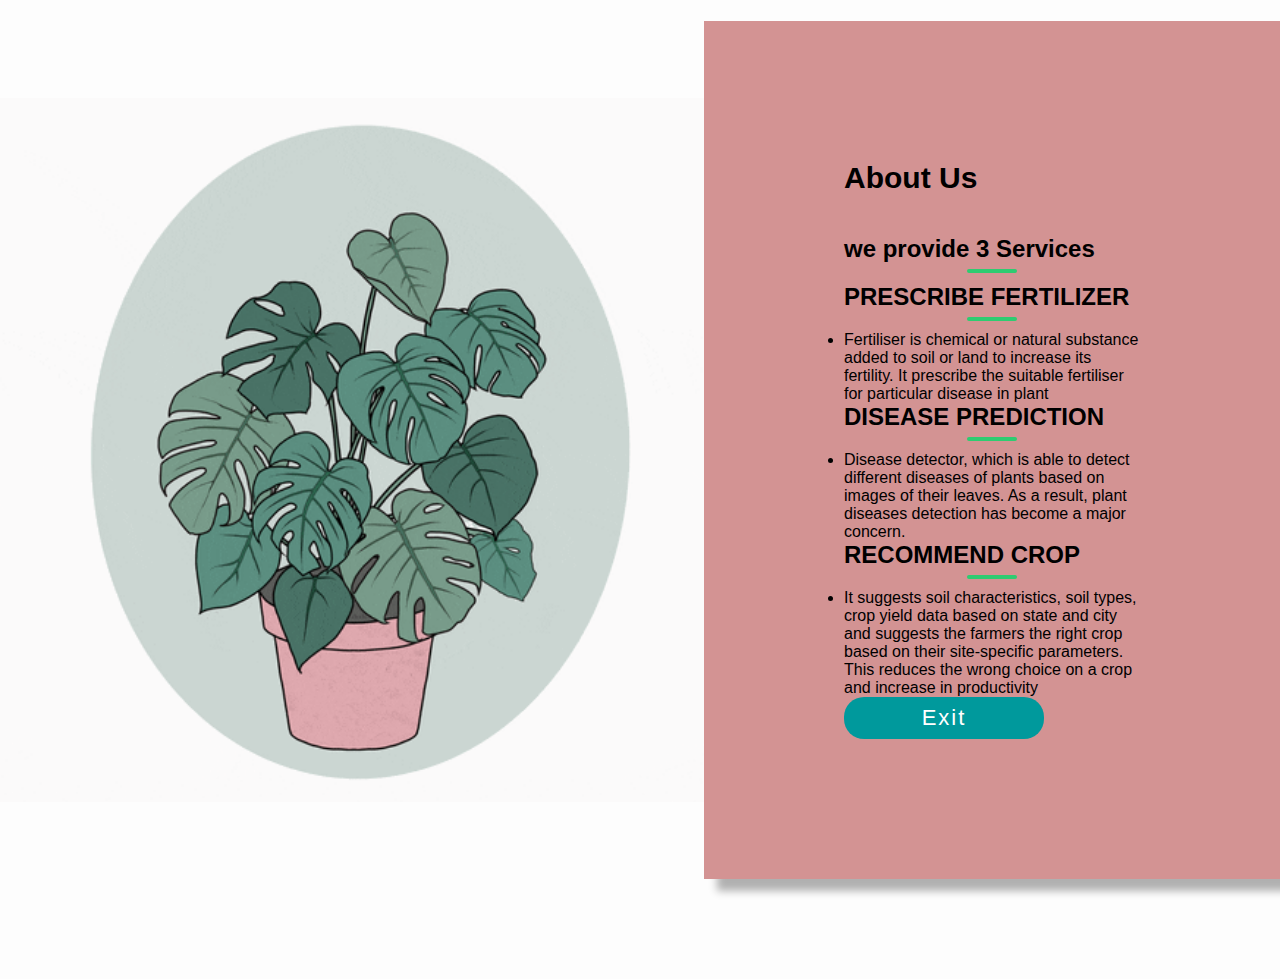
<file: seetha/about.html>
<!DOCTYPE html>
<html lang="en">
<head>
    <meta charset="UTF-8">
    <meta name="viewport" content="width=device-width, initial-scale=1.0">
    <title>About us</title>
    <link rel="stylesheet" type="text/css" href="style.css">
</head>
<body>
    <div class="about">
        <div class="inner-section">
            <h1>About Us</h1>
            <p class="text">
                <h2> we provide 3 Services</h2>
                <h2>PRESCRIBE FERTILIZER</h2>
                <li>Fertiliser is chemical or natural substance added to soil or land to increase its fertility.
                It prescribe the suitable fertiliser for particular disease in plant</li>
                <h2>DISEASE PREDICTION</h2>
                <li>Disease detector, which is able to detect different diseases
                    of plants based on images of their leaves.
                    As a result, plant diseases detection has become a major concern.</li>
                <h2>RECOMMEND CROP</h2>
                  <li>It suggests soil characteristics, soil types, crop yield data based on state and city 
                    and suggests the farmers the right crop based on their site-specific parameters. 
                    This reduces the wrong choice on a crop and increase in productivity</li>
            </p>
            <div class="skills">
               <a href="index.html"> <button>Exit</button></a>
            </div>
        </div>
    </div>
</body>
</html>
</file>
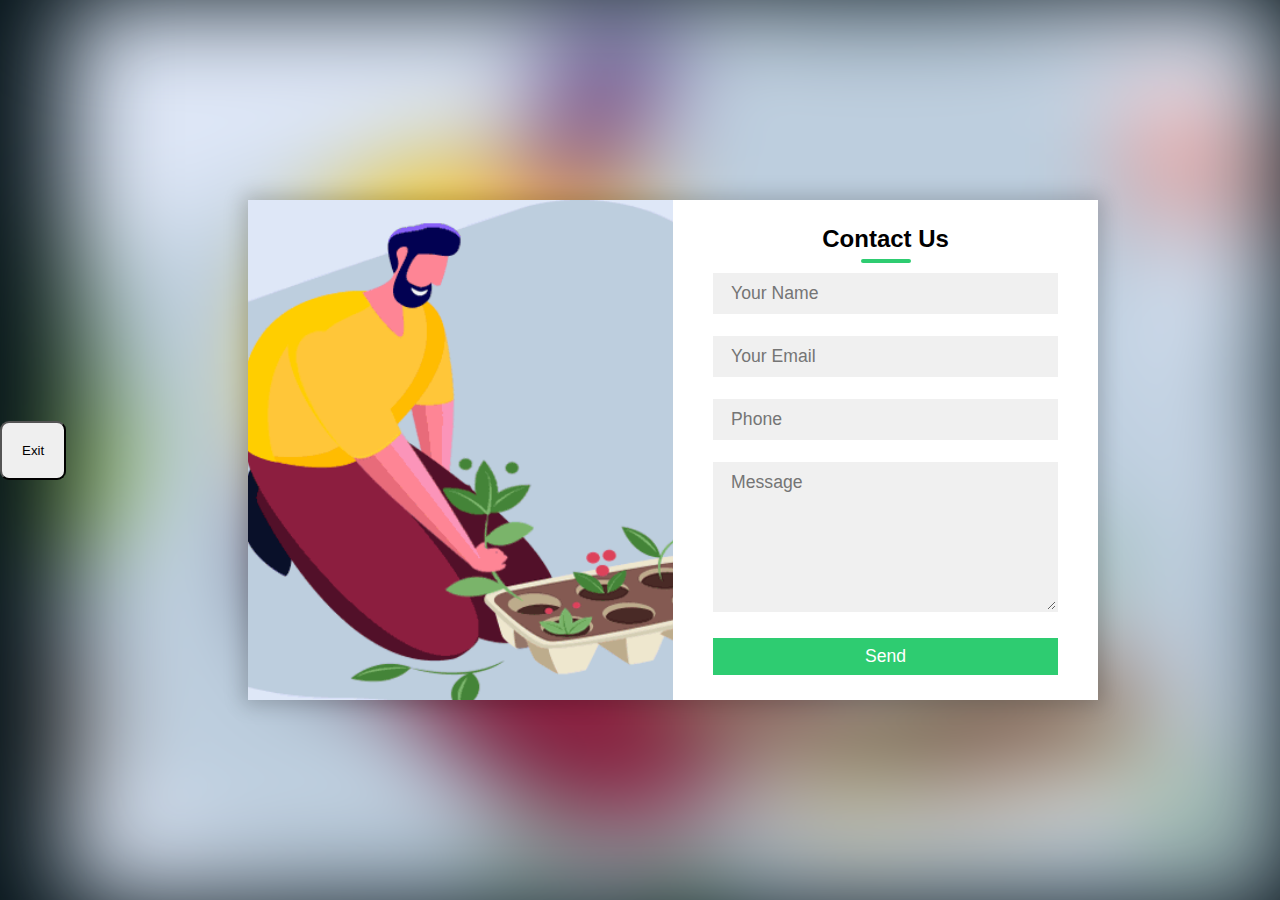
<file: seetha/contact.html>
<!DOCTYPE html>
<html>
<head>
	<title>Contact us</title>
	<link rel="stylesheet" type="text/css" href="style.css">
	<link href="https://fonts.googleapis.com/css?family=Quicksand&display=swap" rel="stylesheet">
	<meta name="viewport" content="width=device-width,initial-scale=1.0,minimum-scale=1.0,maximum-scale=1.0">
</head>
<body>
    <div>
        <a href="index.html"><button style="padding: 20px; border-radius: 9px;">Exit</button></a>
    </div>
	<div class="con">
		<div class="contact-box">
			<div class="left"></div>
			<div class="right">
				<h2>Contact Us</h2>
				<input type="text" class="field" placeholder="Your Name">
				<input type="text" class="field" placeholder="Your Email">
				<input type="text" class="field" placeholder="Phone">
				<textarea placeholder="Message" class="field"></textarea>
				<button class="btn">Send</button>
			</div>
		</div>
	</div>
</body>
</html>
</file>
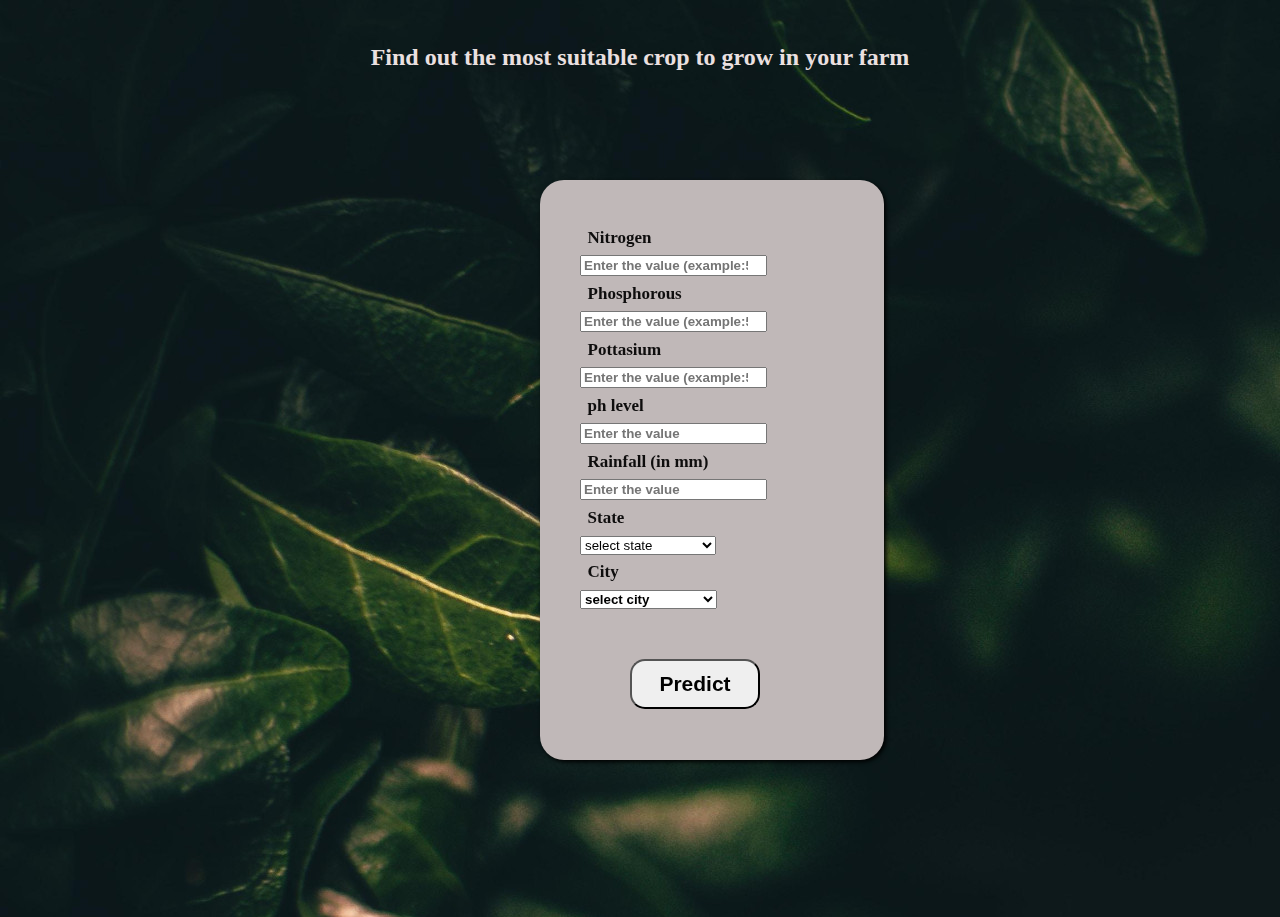
<file: seetha/crop.html>
<html>
  <head>
<link rel="stylesheet" href="style1.css">
<style>
  body {
  background-image: url('green.jpg');
  }
</style>
<!--Form Section-->
<br /><br />
<h2 style="text-align: center; margin: 0px; color: rgb(235, 224, 224)">
  <b>Find out the most suitable crop to grow in your farm</b>
</h2>
<br />
<div
  style="
    width: 350px;
    height: 50rem;
    margin: 0px auto;
    color: rgb(14, 13, 13);
    border-radius: 25px;
    padding: 10px 10px;
  "
>
  <form id="form" method="POST" action="{{ url_for('crop_prediction') }}">
    <div class="form-group">
      <label for="Nitrogen" style="font-size: 17px"><b>Nitrogen</b></label>
      <input
        type="number"
        class="form-control"
        id="Nitrogen"
        name="nitrogen"
        placeholder="Enter the value (example:50)"
        style="font-weight: bold"
        required
      />
    </div>
    <div class="form-group">
      <label for="Phosphorous" style="font-size: 17px"
        ><b>Phosphorous</b></label
      >
      <input
        type="number"
        class="form-control"
        id="Phosphorous"
        name="phosphorous"
        placeholder="Enter the value (example:50)"
        style="font-weight: bold"
        required
      />
    </div>

    <div class="form-group">
      <label for="Pottasium" style="font-size: 17px"><b>Pottasium</b></label>
      <input
        type="number"
        class="form-control"
        id="Pottasium"
        name="pottasium"
        placeholder="Enter the value (example:50)"
        style="font-weight: bold"
        required
      />
    </div>
    <div class="form-group">
      <label for="ph" style="font-size: 17px"><b>ph level</b></label>
      <input
        type="number"
        step="0.01"
        class="form-control"
        id="ph"
        name="ph"
        placeholder="Enter the value"
        style="font-weight: bold"
        required
      />
    </div>
    <div class="form-group">
      <label for="Rainfall" style="font-size: 17px"><b>Rainfall (in mm)</b></label>
      <input
        type="number"
        step="0.01"
        class="form-control"
        id="Rainfall"
        name="rainfall"
        placeholder="Enter the value"
        style="font-weight: bold"
        required
      />
    </div>
    <div class="form-group">
      <label for="State" style="font-size: 17px "><b>State</b></label>
      <select>
        onchange="print_city('state', this.selectedIndex);"
        id="sts"
        name="stt"
        class="form-control"
        style="font-weight: bold; color: black;"
        
        required
        >
        <option selected>select state</option>
        <option>Andhra Pradesh</option>
        <option>Arunachal Pradesh</option>
        <option>Assam</option>
        <option>Bihar</option>
        <option>Chhattisgarh</option>
        <option>Goa</option>
        <option>Gujarat</option>
        <option>Haryana</option>
        <option>Himachal Pradesh</option>
        <option>Jharkhand</option>
        <option>Karnataka</option>
        <option>Kerala</option>
        <option>Madhya Pradesh</option>
        <option>Maharashtra</option>
        <option>Manipur</option>
        <option>Meghalaya</option>
        <option>Mizoram</option>
        <option>Nagaland</option>
        <option>Odisha</option>
        <option>Punjab</option>
        <option>Rajasthan</option>
        <option>Sikkim</option>
        <option>Tamil Nadu</option>
        <option>Telangana</option>
        <option>Tripura</option>
        <option>Uttar Pradesh</option>
        <option>Uttarakhand</option>
        <option>West Bengal</option>
      </select>
      <br />
      <label for="City" style="font-size: 17px"><b>City</b></label>
      <select
        id="state"
        class="form-control"
        name="city"
        style="font-weight: bold; color: black;"
        required
      >
      <option selected>select city</option>
      <option>kanchipuram</option>
      <option>Chennai</option>>	                                      
      <option>Coimbatore</option>	                      
      <option>Madurai</option>                                
      <option>Tiruchirappalli</option>                  
      <option>salem</option>                         
      <option>Tirunelveli</option>                
      <option>Tiruppur</option>  	              
      <option>Vellore</option> 	                        
      <option>Erode</option>  	                         
      <option>Thoothukkudi</option>                 
      <option>Dindigul</option>                 
      <option>Thanjavur</option>                 
      <option>Ranipet</option>                    
      <option>Sivakasi</option>              
      <option>Karur</option>                       
      <option>Udhagamandalam</option>  	          
      <option>Hosur</option>                            
      <option>Nagercoil</option>                                     
      <option>Kumarapalayam</option>               	
      <option>Karaikkudi</option>             
      <option>Neyveli</option>  	                         
      <option>Cuddalore</option>                              
      <option>Kumbakonam</option>                     
      <option>Tiruvannamalai</option>  	                      
      <option>Pollachi</option>                            
      <option>Rajapalayam</option>                                   
      <option>Gudiyatham</option>                               
      <option>Pudukottai</option>                                     
      <option>Vaniyambadi</option>                                     
      <option>Ambur</option> 	                                       
      <optionn>Nagapattinam</option>
      </select>
      <script language="javascript">
        print_state("sts");
      </script>
    </div>

    <div class="d-flex justify-content-center">
      <a href="crop-resulthtml"><button
        type="submit"
        class="btn btn-info"
        style="color: black; font-weight: bold; width: 130px; height:50px; margin: 50px; border-radius:15px;font-size: 21px;"
      >
        Predict
      </button></a>
    </div>
  </form>
</div>



<!-- Form section -->
</file>
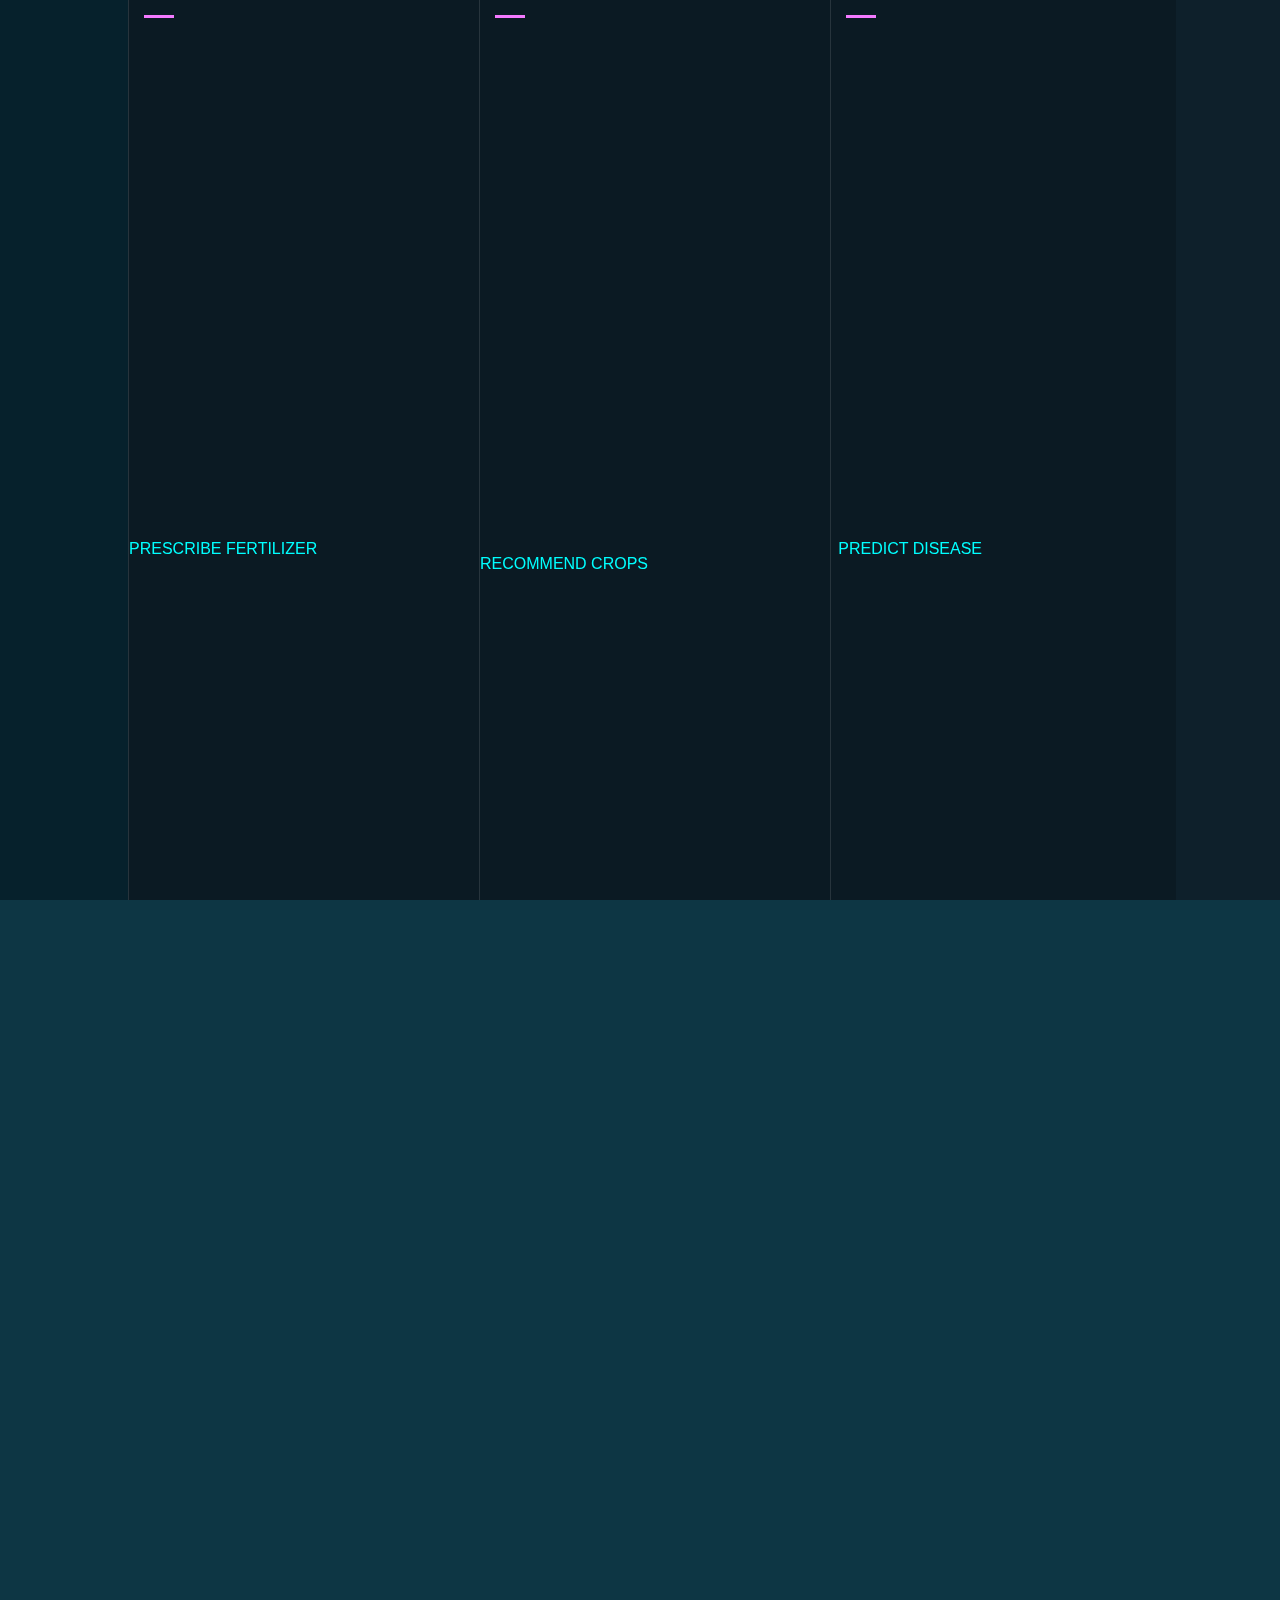
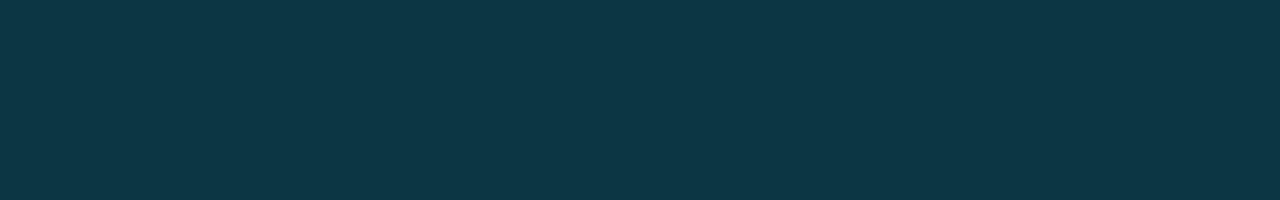
<file: seetha/layout.html>
<!DOCTYPE html>
<html>
<head>
    <title>
        PLANT DISEASE PREDICTION
    </title>
    <link rel="stylesheet" href="style.css">
</head>
<body>
    
    <div class="curtain c1" style="--i:1"></div>
    <div class="curtain c2" style="--i:2"></div>
    <div class="curtain c3" style="--i:3"></div>
    
    
    
    <div class="discover-page">
       
        <div class="pane-container">
            <div class="pane" style="--j:1">
               <h4> 01</h4>
               <div class="txt-container">
                <img src="fer.gif" alt="" style="width:350px; height:220px">
                <h1>fertilizer</h1>
                <h3>PRESCRIBE FERTILIZER</h3>
                <span>wygqiwurgtre9pogjhvjiehjsjffhbeqer6ytiorlfcmn</span>
                <ul>
                    <li>Recommends Fertilizer</li>
                    <li>In correct proportion</li>
                    <li>So,it helps in plant growth</li>
                
                </ul>
            </div> 
           <div>
           <a href="fertiliser.html"> <button class="btn"><span style="color: palevioletred; font-size: 25px;">  Go  </span> </button></a>
           </div>    
        </div>
            <div class="pane" style="--j:2">
                
                    <h4> 02</h4>
                    <div class="txt-container">
                     <img src="crop.gif" alt="" position="center" style="width: 350px; height: 250px;">
                     <h1>fertilizer</h1>
                     <h3>RECOMMEND CROPS </h3>
                     <span>wygqiwurgtre9pogjdebbjdhhhjhvjeqer6ytiorlfcmn</span>
                     <ul>
                         <li>Gives advice about crop</li>
                         <li>So,plants grow well</li>
                         <li>farmers can earn easily</li>
                     
                     </ul>
         
                    </div>
                    <div>
                       <a href="crop.html"><button class="btn"><span style="color: palevioletred; font-size: 25px;">  Go  </span> </button></a> 
                       </div>  
            </div>
            <div class="pane" style="--j:3">
                <h4> 03</h4>
                <div class="txt-container">
                 <img src="dise.gif" alt="" style="height: 220px; width: 330px;">
                 <h1>fertilizer</h1>
                 <h3>PREDICT DISEASE</h3>
                 <span>It predicts the plant disease</span>
                 <ul>
                     <li>Predict easily</li>
                     <li>Easy for the farmers</li>
                     <li>Time consumable</li>
                 
                 </ul>
     
                </div>
                <div>
                    <a href="disease.html"><button class="btn"><span style="color: palevioletred; font-size: 25px;">  Go  </span> </button></a>
                   </div>  
        </div>
    </div>
    </div>
</body>
</html>
</file>
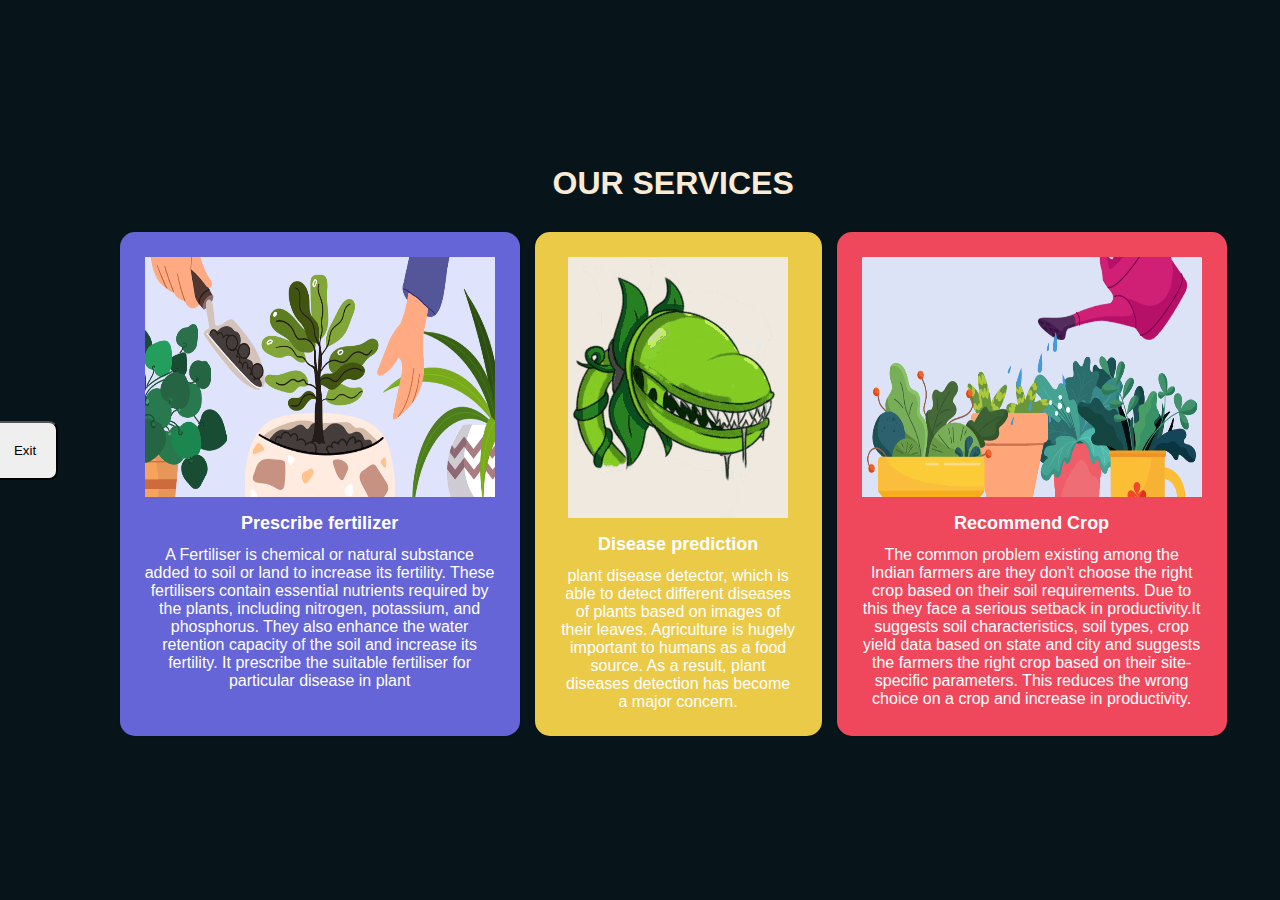
<file: seetha/Work.html>
<!DOCTYPE html>
<html>
<head>
	<title>Responsive Services Section</title>
	<link rel="stylesheet" type="text/css" href="style.css">
	<meta name="viewport" content="width=device-width, initial-scale=1.0">
</head>
<body>
    <div>
        <a href="index.html"><button style="padding: 20px; border-radius: 9px;">Exit</button></a>
    </div>
<div class="wrapper">
	<div class="header" style="color: antiquewhite;">
		<h1>OUR SERVICES</h1>
	</div>	
	<div class="box_wrapper">
		<div class="box_row">
			<div class="box_col box_col_1">
				<div class="box_img">
					<img src="ferti.gif" alt="Photography" width="350" height="240">
				</div>
				<div class="box_title">
					<p>Prescribe
						fertilizer</p>
				</div>
				<div class="box_des">
					A Fertiliser is chemical or natural substance added to soil or land to increase its fertility.
					These fertilisers contain essential nutrients required by the plants, including nitrogen, potassium, and phosphorus. 
					They also enhance the water retention capacity of the soil and increase its fertility.
					It prescribe the suitable fertiliser for particular disease in plant
				</div>
			</div>
			<div class="box_col box_col_2">
				<div class="box_img">
					<img src="disease.gif" alt="code">
				</div>
				<div class="box_title">
					<p>Disease
						 prediction</p>
				</div>
				<div class="box_des">
					plant disease detector, which is able to detect different diseases
					 of plants based on images of their leaves.
					 Agriculture is hugely important to humans as a food source.
					  As a result, plant diseases detection has become a major concern.
				</div>
			</div>
			<div class="box_col box_col_3">
				<div class="box_img">
					<img src="water.gif" alt="Camera" width="340" height="240">
				</div>
				<div class="box_title">
					<p>Recommend
						 Crop
					</p>
				</div>
				<div class="box_des">
					The common problem existing among the Indian farmers are 
					they don't choose the right crop based on their soil requirements.
					 Due to this they face a serious setback in productivity.It suggests soil characteristics, soil types, crop yield data based on state and city 
					 and suggests the farmers the right crop based on their site-specific parameters. 
					 This reduces the wrong choice on a crop and increase in productivity.
				</div>
			</div>
		</div>
	</div>
</div>

</body>
</html>
</file>
<file: seetha/style.css>
@import url('https://fonts.googleapis.com/css2?family=Exo+2:ital,wght@1,600&display=swap');
*{
    margin: 0;
    padding: 0;
    box-sizing: border-box;
    user-select: none;
}
body{
    display: flex;
    justify-content: center;
    align-items: center;
    min-height: 100vh;
    background-color:rgb(7,21,27);
    overflow: hidden;
}
::-webkit-scrollbar{
    width: 1px;
    height: 1px;
}
.container{
    position: relative;
    height: 100vh;
    width: 80vh;
    display: flex;
    justify-content: center;
    align-items: center;
}
.container .nav-bar{
    position: absolute;
    top: 0;
    left: 0;
    right: 0;
    height: 40px;
    display: flex;
    justify-content: center;
    align-items: center;
    padding: 10px 0;
}

.container .nav-bar .control-bar{
    position: absolute;
    right: 0;
    display: flex;
    justify-content: center;
    align-items: center;
}
.menu{
    fill: white;
    height: 30px;
    width: 30px;
    cursor: pointer;
    margin: 0 5px;
}
.menu.account{
    height: 18px;
}
.logo-container{
    position: absolute;
    height: 550px;
    width: 550px;
    border-radius: 50%;
    background-color: rgb(7,21,27);
    left: 0;
    box-shadow: 10px 10px 35px rgba(0,0,0,0,212), inset 10px 10px20px rgba(0,0,0,alpha);
    display: flex;
    justify-content: center;
    align-items: center;
    animation: animate 5s 1s linear infinite;
}
@keyframes animate{
    to{
        transform: rotate(360deg);
    }
}
.logo-container .logo .semi-mini-logo{
    height: 30%;
    width: 30%;
    border-radius: 50%;
    background-color: rgb(9,34,46);
    margin: 20px;
}
.container .text-container{
    position: absolute;
    left: 52%;
    height: 80%;
}
.text-container h1{
    color: white;
    text-transform: uppercase;
    font-size: 80px;
    font-weight: 900;
    margin-top: 60px;
    transform: translateY(100px);
    opacity: 0;
    animation: unveal 1s ease forwards;
}
@keyframes unveal{
    to{
        transform: translateY(0);
        opacity: 1;
        
    }
}
.text-container h2{
    color: white;
    font-size: 70px;
    text-transform: capitalize;
    font-weight: 300;
    transform: translateY(-100px);
    opacity: 0;
    animation: unveal 1s 100ms ease forwards;
}
.text-container h3{
    color: rgba(255,255,255,0.808);
    max-width: 90%;
    margin-top: 50px;
    transform: translateY(-50px);
    opacity: 0;
    animation: showbtn 1s ease forwards;
}
.text-container .discover{
    position: absolute;
    display: flex;
    justify-content: center;
    align-items: center;
    height: 60px;
    width: 150px;
    border: none;
    border-radius: 500px;
    margin-top: 50px;
    border: 2px solid white;
    text-transform: capitalize;
    font-size: 180x;
    letter-spacing: 1px;
    cursor: pointer;
    overflow: hidden;
    transition: 0.35 ease;
    transform:translateY(-50px);
    opacity: 0;
    animation: showbtn 1s ease forwards;
    -webkit-box-reflect: below 20px
     linear-gradient(to bottom, rgba(0,0,0,0), rgba(0,0,0,0,62));
}
@keyframes showbtn{
    to{
        transform: translateY(0);
        opacity: 1;
    }
}
.text-container .discover:active{
    transform: scale(0.97);

} 
.text-container .discover span{
    position: relative;
}
.text-container .discover:hover{
    background-color: transparent;
}
.text-container .discover:hover span{
    color: white;
}
.curtain{
    position: absolute;
    height: 100%;
    width: 100%;
    background-color: rgb(51,111,139);
    transform: translateY(100%);
}
.curtain .active{
    animation: blind 800ms ease forwards;
    animation-delay: calc(var(--i)* 180ms);
}
.curtain.c1{
    opacity: 0.3;
    background-color: rgb(110,172,197);
}
.curtain.c2{
    opacity: 0.6;
    background-color: rgb(48,172,197);
}
.curtain.c3{
    opacity: 0.9;
    background-color: rgb(10,45,59);
}
@keyframes blind{
    to{
        transform: translateY(-100%);
    }
}
.discover-page{
    position: absolute;
    height: 100vh;
    width: 100vw;
    background-color: rgb(6,33,44);
    display: flex;
    justify-content: center;
    align-items: center;
}
.discover-page::before
{
    position: absolute;
    content: '';
    height: 200px;
    width: 200px;
    background-color: rgba(0,255,255,0.808);
    top: 200px;
    right: 300px;
    filter: blur(150px);
}
.discover-page::after{
    position: absolute;
    content: '';
    height: 200px;
    width: 200px;
    background-color: rgba(0,255,255,0.63);
    bottom: 100px;
    left: 20px;
    filter: blur(200px);
    z-index: -1;
}
.discover-page.active{
    animation: show 1s 620ms ease forwards;
}
@keyframes show
{
    to{
        transform: translateY(0);
    }
}
.discover-page .return{
    position: absolute;
    left: 0;
    width: 10%;
    height: 100%;
    background-color: rgba(0,0,0,0.534);
    display: flex;
    align-items: center;
    justify-content: center;
}
.discover-page .return .ret{
    fill: white;
    margin: auto;
    height: 45px;
    width: 45px;
    padding: 10px;
    border-radius: 50%;
    margin: 5px;
    cursor: pointer;
}
.discover-page .return .ret:active{
    transform: scale(0.98);
}
.discover-page .return .ret.left{
    height: 50px;
    width: 50px;
    border: 2px solid rgb(244,122,255);
}
.discover-page .return .ret:hover{
    background-color: rgba(0,0,0,0.377);
}
.discover-page .pane-container{
    position: absolute;
    height: 100%;
    width: 90%;
    left: 10%;
    display: flex;
    overflow: scroll;
    justify-content: start;
    align-items: center;
    background-color: rgb(14,32,43);
}
.discover-page .pane-container .pane{
    position: relative ;
    display: flex;
    flex-direction: column;
    justify-content: center;
    align-items: center;
    height: 100%;
    min-width: 30%;
    border-left: 0.1px solid rgba(255,255,255,0.116);
    background-color: rgba(0,0,0,0.164);
    overflow: hidden;
    transition: background 0.2s ease;
}
.discover-page .pane-container .pane::after{
    position: absolute;
    content: '';
    height: 100%;
    width: 100%;
    left: 0;
    background: linear-gradient(rgba(255,255,255,0.116),rgba(255,255,255,0.055));
    transform: translateX(-150%);
    filter: blur(70px);
}
.discover-page.active .pane-container .pane::after{
    animation: shine 800ms linear;
    animation-delay: calc(var(--j)*440ms);
}
@keyframes shine{
    to{
        transform: translateX(110%);
    }
}
.pane-container .text-container{
    position: absolute;
    top: 20%;
    max-width: 70%;
    display: flex;
    flex-direction: column;
    justify-content: center;
    align-items: flex-start;
    transform: translateY(25px);
    transition: transform 0.2s ease;

}
.pane-container .pane:hover .txt-container{
    transform: translateY(0);
}
.pane-container .pane h4{
    font-size: 25px;
    font-family: sans-serif;
    border-bottom: 3px solid rgb(244,122,255);
    color: white;
    position: absolute;
    top: 15px;
    left: 15px;
    letter-spacing: 1px;
    height: 0;
    overflow: hidden;
    transition: 0.3s ease;
}
.pane-container .pane:hover h4{
    height: 30px;
}
.pane-container .pane img{
    height: 120px;
    transform: translateY(60px);
    opacity: 0;
    transition: 1s ease;
    filter: hue-rotate(100deg);
    mix-blend-mode: screen;
}
.pane-container .pane:hover img{
    transform: translateY(0);
    opacity: 1;
}
.pane-container .pane .txt-container h1{
    color: white;
    font-size: 38px;
    text-transform: capitalize;
    transform: translateY(-100px);
    opacity: 0;

}
.pane-container .pane .txt-container h3{
    position: relative;
    font-size: 16px;
    text-transform: capitalize;
    color: rgb(0, 255,255);
    font-weight: 100;
    margin-top: 20px;
}
.discover-page.active .pane-container .pane .txt-container h1{
    animation: reveal 600ms 1.1s ease forwards;
}
@keyframes reveal{
    to{
        transform: translateY(0);
        opacity: 1;
    }
}
.pane-container .pane .txt-container span{
    color: white;
    margin: 35px auto;
    transform: translateY(80px);
    opacity: 0;
    transition: 0.8s ease;
}
.pane-container .pane:hover.txt-container span{
    transform: translateY(0);
    opacity: 1;
}
.discover-page .pane .txt-container ul li{
    position: relative;
    color: rgb(242,248,250);
    list-style: none;
    margin-top: 6px;
    transform: translateY(80p);
    opacity: 0;
    transition: 1.1s ease;
}
.discover-page .pane .txt-container ul li::before{
    position: relative;
    content: '\2023';
    display: inline-block;
    font-size: 15px;
    margin-right: 5px;
    color: rgb(255,107,255);
}
.pane-container .pane:hover .txt-container ul li{
    transform: translateY(0);
    opacity: 1;
}
 .pane .btn{
    position: absolute;
    display: flex;
    justify-content: center;
    align-items: center;
    height: 50px;
    width: 100px;
    border: none;
    border-radius: 50px;
    margin-top: 50px;
    border: 2px solid white;
    text-transform: capitalize;
    font-size: 180x;
    letter-spacing: 1px;
    background-color: rgba(0,0,0,0.164);
    cursor: pointer;
    overflow: hidden;
    transition: 0.35 ease;
    transform:translateY(-50px);
    opacity: 0;
    animation: showbtn 1s ease forwards;
    -webkit-box-reflect: below 20px
     linear-gradient(to bottom, rgba(0,0,0,0), rgba(0,0,0,0,62));
}
@keyframes showbtn{
    to{
        transform: translateY(0);
        opacity: 1;
    }
}
.pane .btn:active{
    transform: scale(0.97);

} 
.pane .btn span{
    position: relative;
}
.pane .btn:hover{
    background-color: transparent;
}

*{
    margin: 0;
    padding: 0;
}

nav{
    background-color: rgb(7,21,27);
    height: 50px;
    width: 100%;
    margin-top: -80px;
    
}

nav ul li{
    display: inline-block;
    line-height: 30px;
    margin: 0 5px;

}
nav ul{
    float: left;
    margin-left: 80px;

}

nav ul li a{
    color: white;
    text-decoration: none;
    font-size: 20px;
    font-family: cursive;
    padding: 7px 13px;
}

label.logo{
    color: white;
    font-size: 35px;
    line-height: 80px;
    padding: 0 100px;
    font-weight: bold;
    font-family: cursive;
}

.checkButton{
    font-size: 30px;
    color: white;
    float: right;
    line-height: 80px;
    margin-right: 40px;
    cursor: pointer;
    display: none;
}

.myCheckBox{
    display: none;
}

a:hover,a.active{
    color: #f7c324;
}

@media screen and (max-width:952px) {
    label.logo{
        font-size: 30px;
        padding-left: 50px;
    }

    nav ul li a{
        font-size: 16px;
    }
}

@media screen and (max-width:858px) {
    .checkButton{
        display: block;
    }

    ul{
        position: fixed;
        width: 100%;
        height: 100vh;
        background-color: rgb(239, 232, 233);
        top: 80px;
        left: -100%;
        text-align: center;
        transition: all .5s;
    }

    nav ul li{
        display: block;
        margin: 50px 0;
        line-height: 30px;
    }

    nav ul li a{
        font-size: 20px;
        color: black;
    }

    a:hover,a.active{
        color: #e60064;
    }

    .myCheckBox:checked ~ ul{
        left: 0;
    }
}
*{
	padding: 0;
	margin: 0;
	box-sizing: border-box;
	font-family: 'Quicksand', sans-serif;
}

body{
	height: 100vh;
	width: 100%;
}

.con{
	position: relative;
	width: 100%;
	height: 100%;
	display: flex;
	justify-content: center;
	align-items: center;
	padding: 20px 100px;
}

.con:after{
	content: '';
	position: absolute;
	width: 100%;
	height: 100%;
	left: 0;
	top: 0;
	background: url("bg.gif") no-repeat center;
	background-size: cover;
	filter: blur(50px);
	z-index: -1;
}
.contact-box{
	max-width: 850px;
	display: grid;
	grid-template-columns: repeat(2, 1fr);
	justify-content: center;
	align-items: center;
	text-align: center;
	background-color: #fff;
	box-shadow: 0px 0px 19px 5px rgba(0,0,0,0.19);
}

.left{
	background: url("bg.gif") no-repeat center;
	background-size: cover;
	height: 100%;
}

.right{
	padding: 25px 40px;
}

h2{
	position: relative;
	padding: 0 0 10px;
	margin-bottom: 10px;
}

h2:after{
	content: '';
    position: absolute;
    left: 50%;
    bottom: 0;
    transform: translateX(-50%);
    height: 4px;
    width: 50px;
    border-radius: 2px;
    background-color: #2ecc71;
}

.field{
	width: 100%;
	border: 2px solid rgba(0, 0, 0, 0);
	outline: none;
	background-color: rgba(230, 230, 230, 0.6);
	padding: 0.5rem 1rem;
	font-size: 1.1rem;
	margin-bottom: 22px;
	transition: .3s;
}

.field:hover{
	background-color: rgba(0, 0, 0, 0.1);
}

textarea{
	min-height: 150px;
}

.btn{
	width: 100%;
	padding: 0.5rem 1rem;
	background-color: #2ecc71;
	color: #fff;
	font-size: 1.1rem;
	border: none;
	outline: none;
	cursor: pointer;
	transition: .3s;
}

.btn:hover{
    background-color: #27ae60;
}

.field:focus{
    border: 2px solid rgba(30,85,250,0.47);
    background-color: #fff;
}

@media screen and (max-width: 880px){
	.contact-box{
		grid-template-columns: 1fr;
	}
	.left{
		height: 200px;
	}
}

*{
    margin: 0;
    padding: 0;
    box-sizing: border-box;
}
body{
    min-height: 100vh;
    display: flex;
    align-items: center;
    justify-content: center;
    
}
.about{
    background: url(khan.gif) no-repeat left;
    background-size: 55%;
    background-color: #fdfdfd;
    overflow: hidden;
    padding: 100px 0;
}
.inner-section{
    width: 45%;
    float: right;
    background-color: #d39393;
    padding: 140px;
    box-shadow: 13px 12px 8px rgba(0,0,0,0.3);
}
.inner-section h1{
    margin-bottom: 30px;
    font-size: 30px;
    font-weight: 900;
}
.text{
    font-size: 13px;
    color: #545454;
    line-height: 30px;
    text-align: justify;
    margin-bottom: 40px;
}
.skills button{
    font-size: 22px;
    text-align: center;
    letter-spacing: 2px;
    border: none;
    border-radius: 20px;
    padding: 8px;
    width: 200px;
    background-color: #00999c;
    color: white;
    cursor: pointer;
}
.skills button:hover{
    transition: 1s;
    background-color: #ecf5f5;
    color: #00999c;
}
@media screen and (max-width:1200px){
    .inner-section{
        padding: 80px;
    }
}
@media screen and (max-width:1000px){
    .about{
        background-size: 100%;
        padding: 100px 40px;
    }
    .inner-section{
        width: 100%;
    }
}

@media screen and (max-width:600px){
    .about{
        padding: 0;
    }
    .inner-section{
        padding: 60px;
    }
    .skills button{
        font-size: 19px;
        padding: 5px;
        width: 160px;
    }
}

@import url('https://fonts.googleapis.com/css2?family=Roboto:wght@400;700&display=swap');

*{
	margin: 0;
	padding: 0;
	box-sizing: border-box;
	font-family: 'Roboto', sans-serif;
}
.wrapper .header{
	margin-bottom: 30px;
}

.wrapper .header h1{
	font-weight: 700;
	text-align: center;
}

.wrapper .box_wrapper{
	display: flex;
	justify-content: center;	
}

.wrapper .box_row{
	display: flex;
	justify-content: space-between;
	width: 90%;	
}

.wrapper .box_row .box_col{
	margin-right: 15px;
	width: 400px;
	text-align: center;
	padding: 25px;
	border-radius: 15px;
	box-shadow: 0 0 2px rgba(0,0,0,0.1);
	color: #fff;
}

.wrapper .box_row .box_col:last-child{
	margin-right: 0px;
}

.wrapper .box_row .box_col.box_col_1{
	background: #6565d7;
}

.wrapper .box_row .box_col.box_col_2{
	background: #ebca47;
}

.wrapper .box_row .box_col.box_col_3{
	background: #ef485c;
}

.wrapper .box_row .box_col .box_title{
	margin: 12px 0;
	font-size: 18px;
	font-weight: 700;
}

@media screen and (max-width: 1024px) {
	body{
		padding: 50px 15px 0;
	}
	.wrapper .box_row{
		width: 100%;	
	}  
}

@media screen and (max-width: 767px) {
	.wrapper .box_row{
		flex-direction: column;
	}
	.wrapper .box_row .box_col{
		width: 100%;
		margin: 0;
		margin-bottom: 15px;
	}
}
</file>
<file: seetha/style1.css>
div.form-groups{
    width: 300px;
    margin: 20px;
    padding: 20px;
    background: linear-gradient(45deg, dodgerblue,white,purple);
    border-radius: 4px;
    font-size: 12px;
}

label{
    width: 140px;
    display: inline-block;
    margin: 0.2cm;
    font-size: 16px;
    font-weight: bold;
}
form {
    border-radius: 24px;
    filter: drop-shadow(2px 2px 2px #000000);
    width: 264px;
    height: 500px;
    background:rgb(192, 184, 184);
    position: absolute;
    padding: 40px 40px 40px;
    top: 180px;
    left: 540px;
    border: 1px #ecd0d0;
}
.image{
    background: url(green.jpg);
    background-size: cover;
    position: fixed;
    filter: blur(5px);

}
</file>
